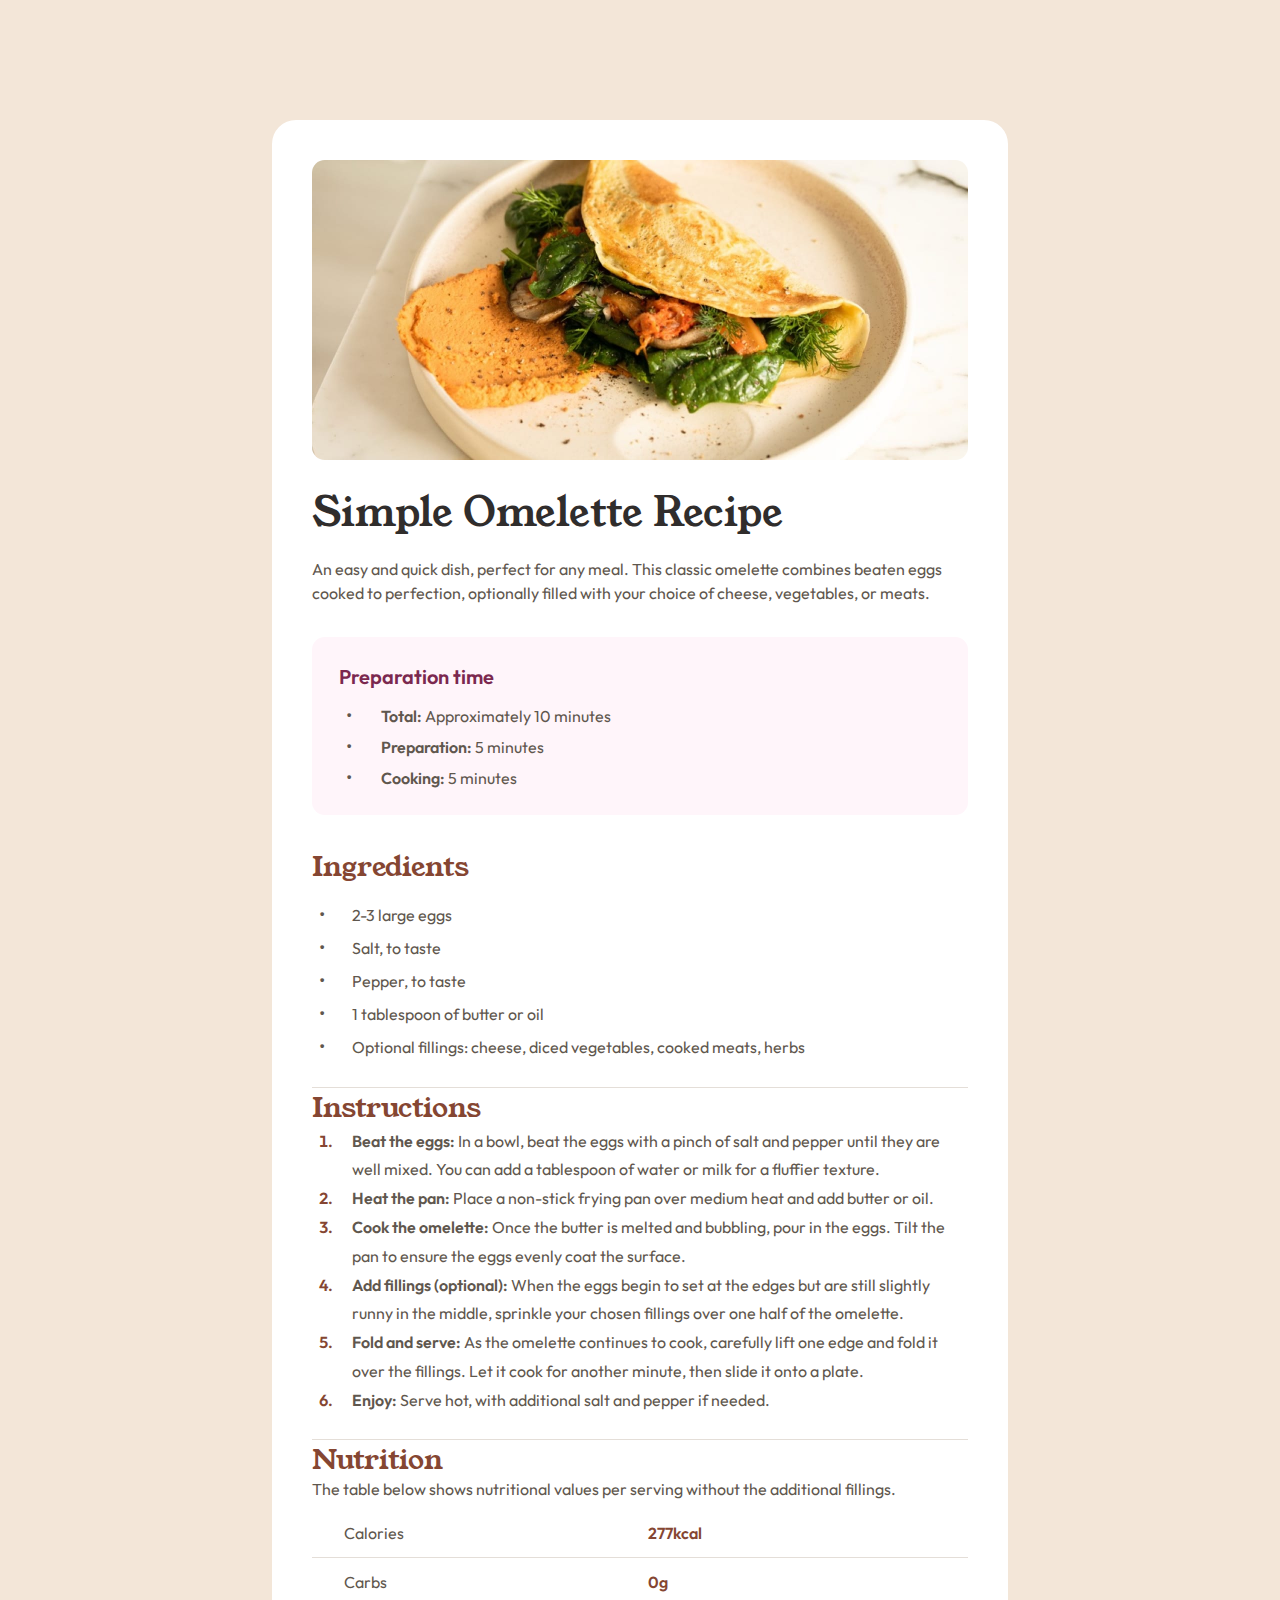
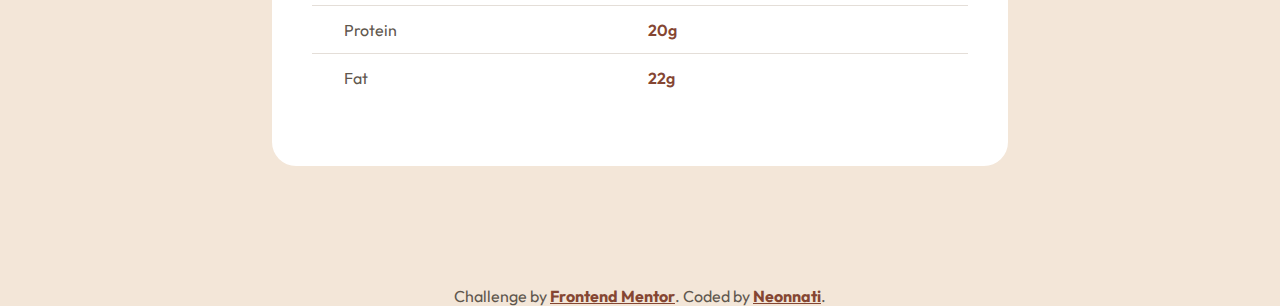
<file: index.html>
<!DOCTYPE html>
<html lang="en">
<head>
  <meta charset="UTF-8">
  <meta name="viewport" content="width=device-width, initial-scale=1.0"> <!-- displays site properly based on user's device -->

  <!-- fonts -->
  <link rel="preconnect" href="https://fonts.googleapis.com">
  <link rel="preconnect" href="https://fonts.gstatic.com" crossorigin>
  <link href="https://fonts.googleapis.com/css2?family=Young+Serif&display=swap" rel="stylesheet">
  <link rel="preconnect" href="https://fonts.googleapis.com">
  <link rel="preconnect" href="https://fonts.gstatic.com" crossorigin>
  <link href="https://fonts.googleapis.com/css2?family=Outfit:wght@100..900&family=Young+Serif&display=swap" rel="stylesheet">

  <link rel="icon" type="image/png" sizes="32x32" href="./assets/images/favicon-32x32.png">
  <link rel="stylesheet" href="./styles.css">
  <title>Frontend Mentor | Recipe page</title>
</head>
<body>
  <main>
    <section id="image">
      <img src="./assets/images/image-omelette.jpeg" alt="image-omelette">
    </section>
    <section id="ingredients">

      

      <h1>Simple Omelette Recipe</h1>

      <p>An easy and quick dish, perfect for any meal.
        This classic omelette combines beaten eggs cooked to perfection, optionally filled with your choice of cheese, vegetables, or meats.</p>

      <div id="preparation">
        <h2>Preparation time</h2>
        <ul>
          <li><span class="bold">Total:</span> Approximately 10 minutes</li>
          <li><span class="bold">Preparation:</span> 5 minutes</li>
          <li><span class="bold">Cooking:</span> 5 minutes</li>
        </ul>
      </div>

      <h3>Ingredients</h3>
      <ul id="ingredients-ul">
        <li>2-3 large eggs</li>
        <li>Salt, to taste</li>
        <li>Pepper, to taste</li>
        <li>1 tablespoon of butter or oil</li>
        <li>Optional fillings: cheese, diced vegetables, cooked meats, herbs</li>
      </ul>
    </section>

    <section id="instructions">
      <h3>Instructions</h3>
      <ol>
        <li>
          <span class="bold">Beat the eggs:</span> 
          In a bowl, beat the eggs with a pinch of salt and pepper until they are well mixed.
          You can add a tablespoon of water or milk for a fluffier texture.
        </li>

        <li>
          <span class="bold">Heat the pan:</span> 
          Place a non-stick frying pan over medium heat and add butter or oil.
        </li>

        <li>
          <span class="bold">Cook the omelette:</span> 
          Once the butter is melted and bubbling, pour in the eggs.
          Tilt the pan to ensure the eggs evenly coat the surface.
        </li>

        <li>
          <span class="bold">Add fillings (optional):</span> 
          When the eggs begin to set at the edges but are still slightly runny in the middle,
          sprinkle your chosen fillings over one half of the omelette.
        </li>

        <li>
          <span class="bold">Fold and serve:</span> 
          As the omelette continues to cook, carefully lift one edge and fold it over the fillings.
          Let it cook for another minute, then slide it onto a plate.
        </li>

        <li>
          <span class="bold">Enjoy:</span> 
          Serve hot, with additional salt and pepper if needed.
        </li>
      </ol>
    </section>

    <section id="nutrition">
      <h3>Nutrition</h3>
      <p>The table below shows nutritional values per serving without the additional fillings.</p>
      <table id="nutrition-table">
        <tbody>
          <tr id="calories">
            <th class="border-bottom">Calories</th>
            <td class="border-bottom">277kcal</td>
          </tr>
          <tr id="carbs">
            <th class="border-bottom">Carbs</th>
            <td class="border-bottom">0g</td>
          </tr>
          <tr id="protein">
            <th class="border-bottom">Protein</th>
            <td class="border-bottom">20g</td>
          </tr>
          <tr id="fat">
            <th>Fat</th>
            <td>22g</td>
          </tr>
        </tbody>
      </table>
    </section>
  </main>
  
  <footer>
    <div class="attribution">
      Challenge by <a href="https://www.frontendmentor.io?ref=challenge" target="_blank">Frontend Mentor</a>. 
      Coded by <a href="https://github.com/Neonnati">Neonnati</a>.
    </div>
  </footer>
    
</body>
</html>
</file>
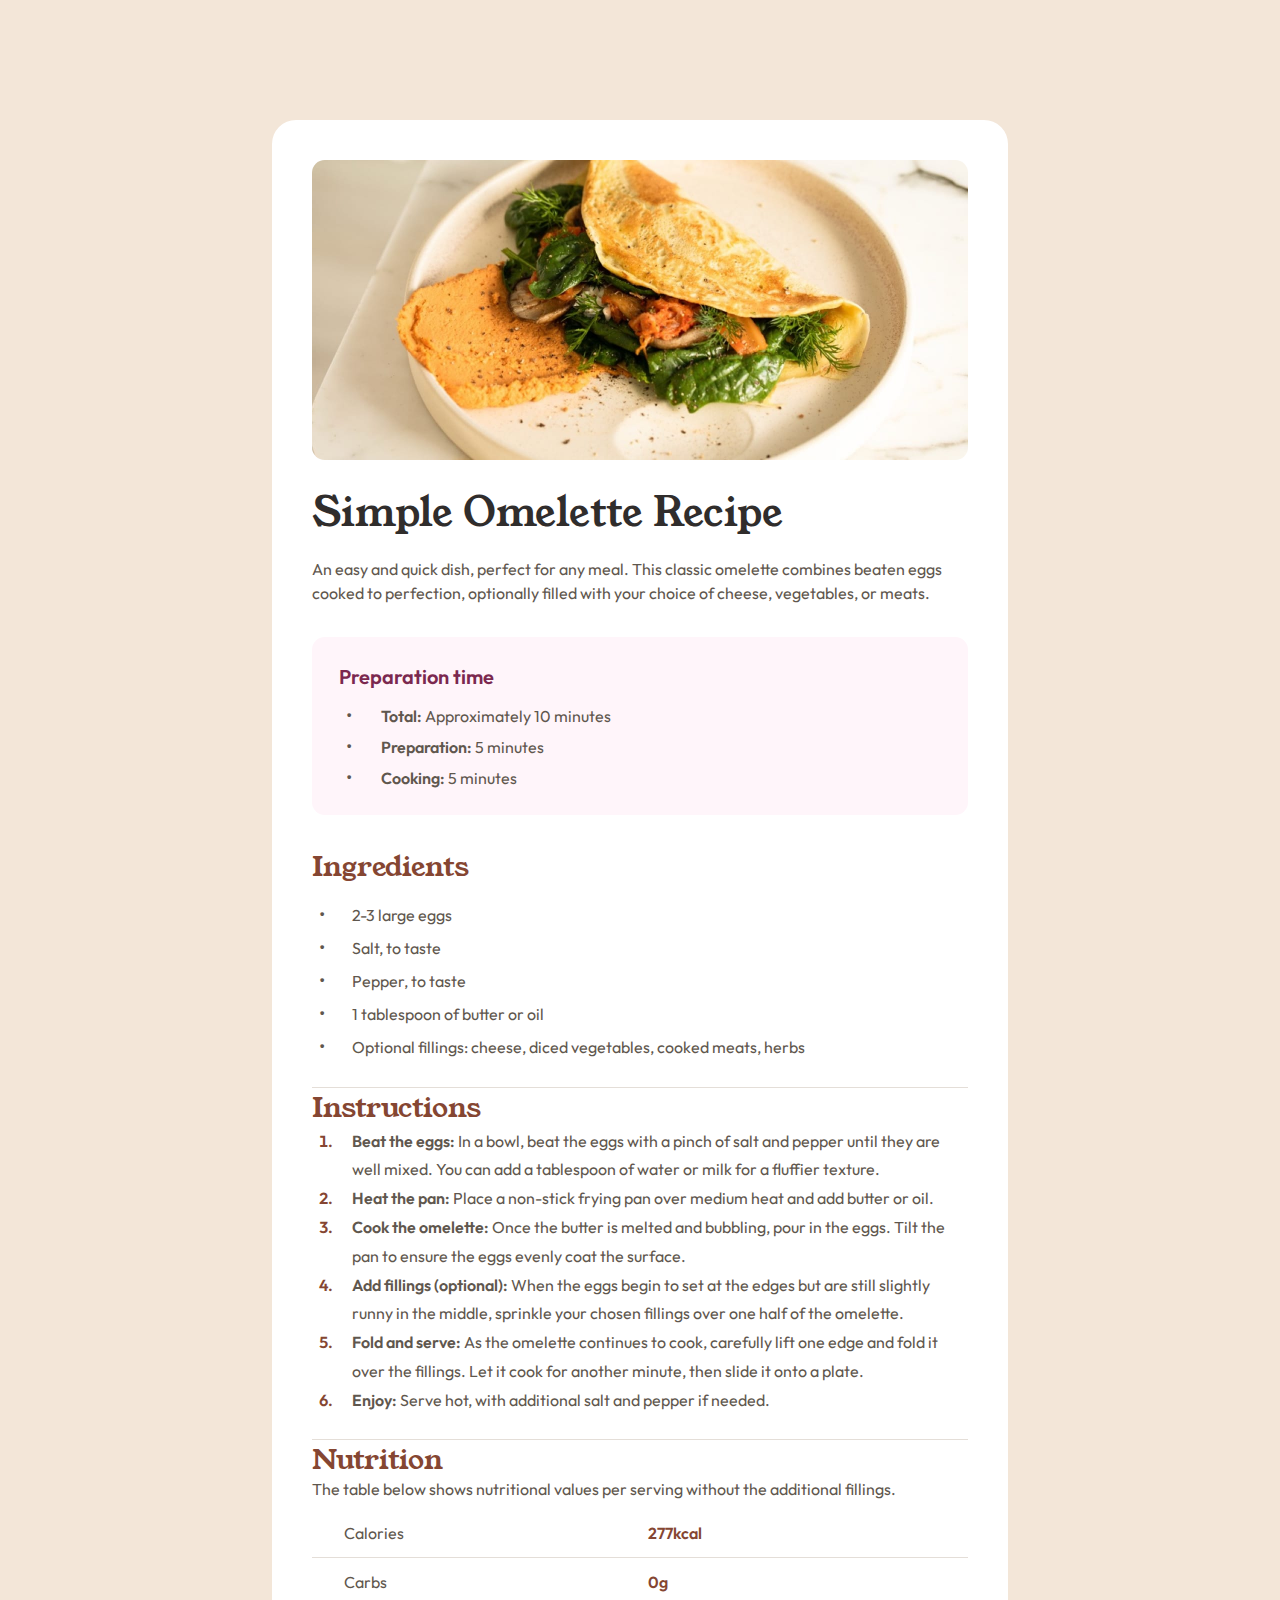
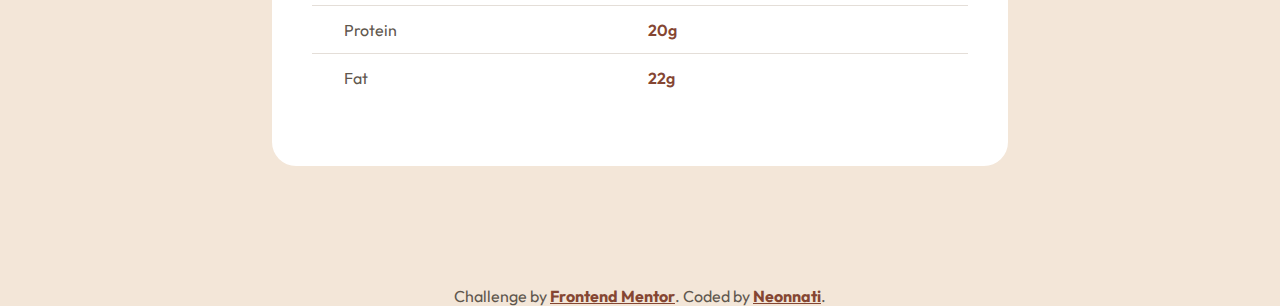
<file: index1.html>
<!DOCTYPE html>
<html lang="en">
<head>
  <meta charset="UTF-8">
  <meta name="viewport" content="width=device-width, initial-scale=1.0"> <!-- displays site properly based on user's device -->

  <!-- fonts -->
  <link rel="preconnect" href="https://fonts.googleapis.com">
  <link rel="preconnect" href="https://fonts.gstatic.com" crossorigin>
  <link href="https://fonts.googleapis.com/css2?family=Young+Serif&display=swap" rel="stylesheet">
  <link rel="preconnect" href="https://fonts.googleapis.com">
  <link rel="preconnect" href="https://fonts.gstatic.com" crossorigin>
  <link href="https://fonts.googleapis.com/css2?family=Outfit:wght@100..900&family=Young+Serif&display=swap" rel="stylesheet">

  <link rel="icon" type="image/png" sizes="32x32" href="./assets/images/favicon-32x32.png">
  <link rel="stylesheet" href="./styles.css">
  <title>Frontend Mentor | Recipe page</title>
</head>
<body>
  <main>
    <section id="image">
      <img src="./assets/images/image-omelette.jpeg" alt="image-omelette">
    </section>
    <section id="ingredients">

      

      <h1>Simple Omelette Recipe</h1>

      <p>An easy and quick dish, perfect for any meal.
        This classic omelette combines beaten eggs cooked to perfection, optionally filled with your choice of cheese, vegetables, or meats.</p>

      <div id="preparation">
        <h2>Preparation time</h2>
        <ul>
          <li><span class="bold">Total:</span> Approximately 10 minutes</li>
          <li><span class="bold">Preparation:</span> 5 minutes</li>
          <li><span class="bold">Cooking:</span> 5 minutes</li>
        </ul>
      </div>

      <h3>Ingredients</h3>
      <ul id="ingredients-ul">
        <li>2-3 large eggs</li>
        <li>Salt, to taste</li>
        <li>Pepper, to taste</li>
        <li>1 tablespoon of butter or oil</li>
        <li>Optional fillings: cheese, diced vegetables, cooked meats, herbs</li>
      </ul>
    </section>

    <section id="instructions">
      <h3>Instructions</h3>
      <ol>
        <li>
          <span class="bold">Beat the eggs:</span> 
          In a bowl, beat the eggs with a pinch of salt and pepper until they are well mixed.
          You can add a tablespoon of water or milk for a fluffier texture.
        </li>

        <li>
          <span class="bold">Heat the pan:</span> 
          Place a non-stick frying pan over medium heat and add butter or oil.
        </li>

        <li>
          <span class="bold">Cook the omelette:</span> 
          Once the butter is melted and bubbling, pour in the eggs.
          Tilt the pan to ensure the eggs evenly coat the surface.
        </li>

        <li>
          <span class="bold">Add fillings (optional):</span> 
          When the eggs begin to set at the edges but are still slightly runny in the middle,
          sprinkle your chosen fillings over one half of the omelette.
        </li>

        <li>
          <span class="bold">Fold and serve:</span> 
          As the omelette continues to cook, carefully lift one edge and fold it over the fillings.
          Let it cook for another minute, then slide it onto a plate.
        </li>

        <li>
          <span class="bold">Enjoy:</span> 
          Serve hot, with additional salt and pepper if needed.
        </li>
      </ol>
    </section>

    <section id="nutrition">
      <h3>Nutrition</h3>
      <p>The table below shows nutritional values per serving without the additional fillings.</p>
      <table id="nutrition-table">
        <tbody>
          <tr id="calories">
            <th class="border-bottom">Calories</th>
            <td class="border-bottom">277kcal</td>
          </tr>
          <tr id="carbs">
            <th class="border-bottom">Carbs</th>
            <td class="border-bottom">0g</td>
          </tr>
          <tr id="protein">
            <th class="border-bottom">Protein</th>
            <td class="border-bottom">20g</td>
          </tr>
          <tr id="fat">
            <th>Fat</th>
            <td>22g</td>
          </tr>
        </tbody>
      </table>
    </section>
  </main>
  
  <footer>
    <div class="attribution">
      Challenge by <a href="https://www.frontendmentor.io?ref=challenge" target="_blank">Frontend Mentor</a>. 
      Coded by <a href="https://github.com/Neonnati">Neonnati</a>.
    </div>
  </footer>
    
</body>
</html>
</file>
<file: styles.css>
*,
*::after,
*::before {
  margin: 0;
  padding: 0;
  box-sizing: border-box;
}


:root {
  /* font family */
  --ff-young-serif: "Young Serif", serif;;
  --ff-Outfit: "Outfit", sans-serif;

  /* font weight */
  --fw-4: 400;
  --fw-6: 600;
  --fw-7: 700;
  
  /* display widths */
  --desktop-width: 1440px;
  --moblie-width: 375px;
  

  /* Colors */
  
  /* Primary */
  --Nutmeg: hsl(14, 45%, 36%);
  --Dark-Raspberry: hsl(332, 51%, 32%);
  
  /* Neutral */
  --White: hsl(0, 0%, 100%);
  --Rose-White: hsl(330, 100%, 98%);
  --Eggshell: hsl(30, 54%, 90%);
  --Light-Grey: hsl(30, 18%, 87%);
  --Wenge-Brown: hsl(30, 10%, 34%);
  --Dark-Charcoal: hsl(24, 5%, 18%);
}

/* general settings */
  body {
    font-family: var(--ff-Outfit);
    color: var(--Wenge-Brown);
    background-color: var(--Eggshell);
  }

  
  main {
    width: 46em;
    background-color: var(--White);
    margin: 7.5em auto;
    padding: 2.5em;
    border-radius: 1.5em;
  }
/**/


/* borders-bottom between section */
  section {
    border-bottom: 1px solid var(--Light-Grey);
    padding-bottom: 1.5em;
  }

  section:last-child, section:first-child {
    border-bottom: none;
  }
/**/


/* Section 1-3 start */
  img {
    display: block;
    width: 100%;
    border-radius: 0.8em;
  }

  #ingredients {
    display: flex;
    flex-direction: column;
    gap: 2em;
  }

  h1 {
    font-family: var(--ff-young-serif);
    font-size: 2.5em;
    font-weight: var(--fw-4);
    color: var(--Dark-Charcoal);
  }
  
  #ingredients p {
    line-height: 1.5em;
    margin-top: -1em;
  }

  #preparation {
    background-color: var(--Rose-White);
    padding: 1.7em;
    border-radius: 0.8em;
  }

  h2 {
    color: var(--Dark-Raspberry);
    font-size: 1.25em;
    font-weight: var(--fw-6);
    margin-bottom: -0.5em;
  }

  #preparation > ul {
    display: flex;
    flex-direction: column;
    gap: .5em;
    padding-left: 0.8em;
    padding-top: 1.5em;
  }

  #preparation > ul > li {
    padding-left: 1.8em;
  }

  #preparation > ul > li::marker {
    font-size: 1.2em;
    content: '•';
  }

  .bold {
    font-weight: var(--fw-6);
  }

  #ingredients-ul {
    margin-left: 0.8em;
    margin-top: -1.3em;
  }
  
  #ingredients-ul > li {
    padding-left: 1.7em;
    line-height: 2em;
  }

  #ingredients-ul > li::marker {
    font-size: 1.2em;
    content: '•';
  }
/* section 1-3 end */



/* Ingredients, Instructions, Nutrition */  
  h3 {
    font-family: var(--ff-young-serif);
    color: var(--Nutmeg);
    font-size: 1.75em;
    font-weight: var(--fw-4);
  } 
/**/



/* section 2-3 start */
  #instructions > h2 {
    margin-top: 1em;
    margin-bottom: 0.5em;
  }

  #instructions > ol > li::marker {
    color: var(--Nutmeg);
    font-weight: var(--fw-6);
  }

  #instructions > ol {
    margin-left: 1.5em;
  }

  #instructions > ol > li {
    padding-left: 1em;
    line-height: 1.8em;
  }

  #nutrition > h2 {
    margin-top: 1em;
    margin-bottom: 0.7em;
  }

  #nutrition-table {
    border-collapse: collapse;
    width: 100%;
    margin-top: 0.7em;
  }

  tr {
    height: 3em;
  }

  th {
    font-weight: var(--fw-4);
    text-align: left;
    padding-left: 2em;
    width: 21em;
  }

  td {
    color: var(--Nutmeg);
    font-weight: var(--fw-6);
  }

  .border-bottom {
    border-bottom: 1px solid var(--Light-Grey);
  }
/* section 2-3 end */

/* footer */
footer {
 position: absolute;
 left: 50%;
 transform: translate(-50%);
}

.attribution a {
/*   text-decoration: none; */
  font-weight: var(--fw-7);
  color: var(--Nutmeg);
}

.attribution a:hover, .attribution a:active {
  color:hsl(332, 51%, 22%);
}



/* mobile */

@media (max-width: 375px) {
  main {
    width: 100%;
    margin: 0;
    padding: unset;
    border-radius: unset;
  }

  section {
    width: 100%;
    padding-inline: 2.1em;
  }

  section:first-child {
    padding-inline: unset;
  }

  img {
    border-radius: unset;
  }

  h1 {
    font-size: 2em;
  }

  footer {
    text-align: center;
  }
}
</file>
